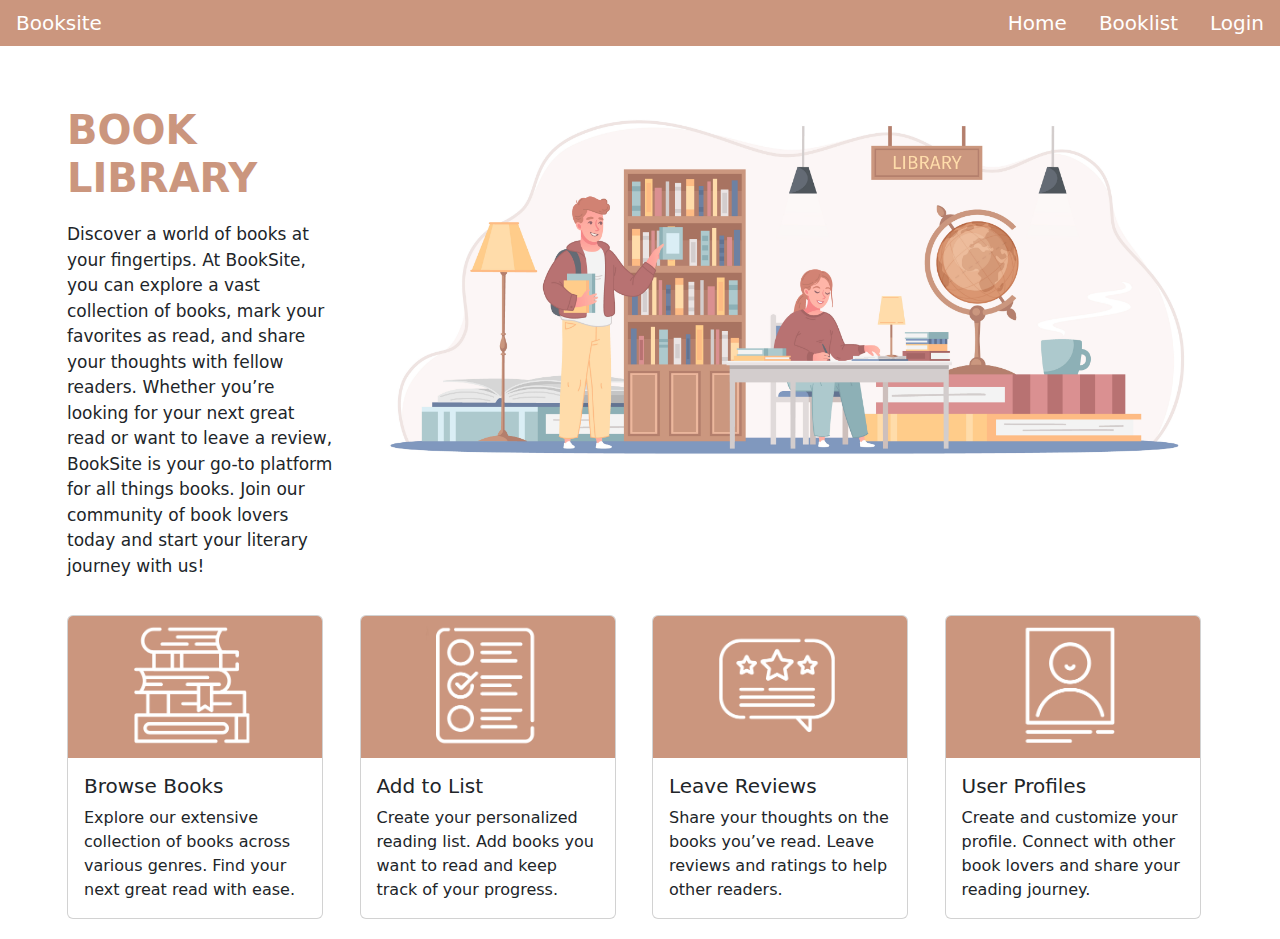
<file: html/index.html>
<!DOCTYPE html>
<html lang="en">
<head>
    <meta charset="UTF-8">
    <title>welcome page</title>
    <link href="https://cdn.jsdelivr.net/npm/bootstrap@5.3.3/dist/css/bootstrap.min.css" rel="stylesheet" integrity="sha384-QWTKZyjpPEjISv5WaRU9OFeRpok6YctnYmDr5pNlyT2bRjXh0JMhjY6hW+ALEwIH" crossorigin="anonymous">
    <script src="https://cdn.jsdelivr.net/npm/bootstrap@5.3.3/dist/js/bootstrap.bundle.min.js" integrity="sha384-YvpcrYf0tY3lHB60NNkmXc5s9fDVZLESaAA55NDzOxhy9GkcIdslK1eN7N6jIeHz" crossorigin="anonymous"></script>
    <meta name="viewport" content="width=device-width, initial-scale=1.0">
    <link href="../css/welcomepageStyle.css" rel="stylesheet">

</head>

<body>
    <ul class="nav justify-content-end">
        <li class="website-name">Booksite</li>
        <li class="nav-item">
            <a class="nav-link" href="index.html">Home</a>
        </li>
        <li class="nav-item">
            <a class="nav-link" href="booklistPage.html">Booklist</a>
        </li>
        <li class="nav-item">
            <a class="nav-link" href="loginPage.html">Login</a>
        </li>
    </ul>

    <div>
        <div class="row welcome-row">
            <div class="col-sm-12 col-lg-3 text-row">
                <h2 class="intro-title">BOOK LIBRARY</h2>
                <p class="intro-text">Discover a world of books at your fingertips. At BookSite, you can explore a vast collection of books, mark your favorites as read, and share your thoughts with fellow readers. Whether you’re looking for your next great read or want to leave a review, BookSite is your go-to platform for all things books. Join our community of book lovers today and start your literary journey with us!</p>
            </div>
            <div class="col-md-9 image-row">
                <img src="../images/welcomepage_image.jpg" class="welcome-image" alt="Welcome Image">
            </div>
        </div>

        <div class="row">
            <div class="col">
                <div class="card">
                    <img src="../images/booklist_icon_landscape.png" class="card-img-top" alt="...">
                    <div class="card-body">
                        <h5 class="card-title">Browse Books</h5>
                        <p class="card-text">Explore our extensive collection of books across various genres. Find your next great read with ease.</p>
                    </div>
                </div>
            </div>

            <div class="col">
                <div class="card">
                    <img src="../images/checklist_icon_landscape.png" class="card-img-top" alt="...">
                    <div class="card-body">
                        <h5 class="card-title">Add to List</h5>
                        <p class="card-text">Create your personalized reading list. Add books you want to read and keep track of your progress.</p>
                    </div>
                </div>
            </div>

            <div class="col">
                <div class="card">
                    <img src="../images/rating_icon_landscape.png" class="card-img-top" alt="...">
                    <div class="card-body">
                        <h5 class="card-title">Leave Reviews</h5>
                        <p class="card-text">Share your thoughts on the books you’ve read. Leave reviews and ratings to help other readers.</p>
                    </div>
                </div>
            </div>

            <div class="col">
                <div class="card">
                    <img src="../images/profile_icon_landscape.png" class="card-img-top" alt="...">
                    <div class="card-body">
                        <h5 class="card-title">User Profiles</h5>
                        <p class="card-text">Create and customize your profile. Connect with other book lovers and share your reading journey.</p>
                    </div>
                </div>
            </div>

        </div>

    </div>
</body>
</html>
</file>
<file: css/welcomepageStyle.css>
.nav{
    background-color: #cb967e;
}

.nav-link{
    color: white;
    font-size: 20px;
}

.nav-link:hover{
    color: white;
}

.website-name{
    font-size: 20px;
    text-decoration: none;
    color: white;
    padding: 8px 16px;
    position: absolute;
    left: 0;
}

.text-row {
    align-content: center;
    align-items: center;
}

.intro-title{
    margin-top: 40px;
    color: #cb967e;
    font-weight: bold;
    font-size: 40px;
}

.intro-text{
    font-size: 17px;
    width: 100%;
    margin-top: 20px;
}

.welcome-image{
    width: 100%;
}

.row{
    margin-top: 20px;
    margin-left: 55px;
    margin-right: 55px;
}

.card{
    width: 16rem;
    margin-bottom: 20px;
}

.card-img-top{

}

@media (max-width: 575.98px) {
    .row{
        margin:0;
    }
}

@media (min-width: 320px){
    .nav-link{
        font-size: 15px;
    }

    .website-name{
        font-size: 15px;
    }
}

@media (min-width: 425px){
    .nav-link{
        font-size: 20px;
    }

    .website-name{
        font-size: 20px;
    }
}
</file>
